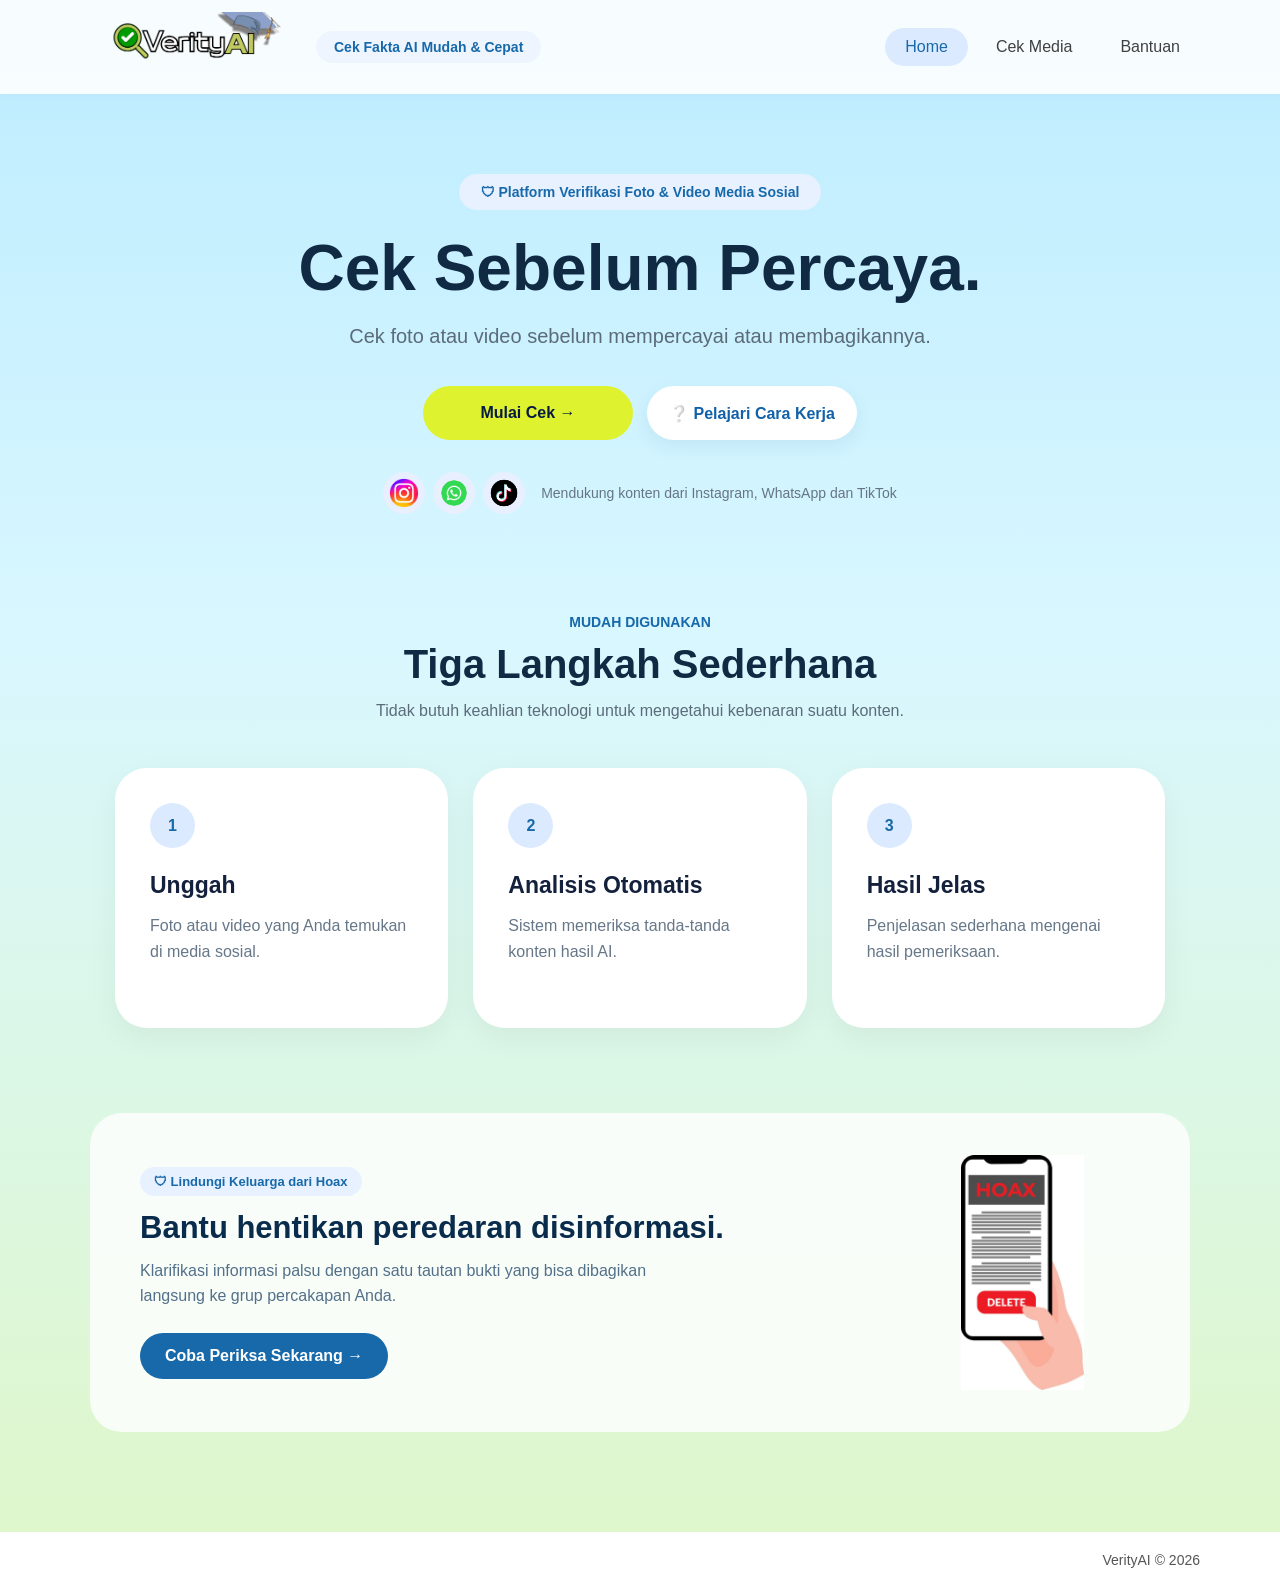
<file: index.html>
<!DOCTYPE html>
<html lang="id">

<head>

    <meta charset="UTF-8">

    <meta
        name="viewport"
        content="width=device-width, initial-scale=1.0"
    >

    <meta
        name="description"
        content="VerityAI membantu pengguna memeriksa indikasi konten foto dan video berbasis AI."
    >

    <title>VerityAI - Cek Sebelum Percaya</title>

    <link
        rel="stylesheet"
        href="css/style.css"
    >

</head>


<body>


    <!-- =================================================
         NAVBAR
    ================================================== -->

    <header class="navbar">

        <div class="nav-left">

            <a
                href="index.html"
                class="logo"
                aria-label="Kembali ke halaman utama VerityAI"
            >

                <img
                    src="assets/images/icons/logo/logo VerityAI.png"
                    alt="Logo VerityAI"
                    class="logo-image"
                >

            </a>


            <div class="tagline">
                Cek Fakta AI Mudah &amp; Cepat
            </div>

        </div>


        <nav aria-label="Navigasi utama">

            <a
                class="active"
                href="index.html"
            >
                Home
            </a>


            <a href="upload.html">
                Cek Media
            </a>


            <a href="bantuan.html">
                Bantuan
            </a>

        </nav>

    </header>



    <!-- =================================================
         MAIN CONTENT
    ================================================== -->

    <main>


        <!-- =================================================
             HERO
        ================================================== -->

        <section class="hero">

            <div class="hero-badge">
                🛡 Platform Verifikasi Foto &amp; Video Media Sosial
            </div>


            <h1>
                Cek Sebelum Percaya.
            </h1>


            <p>
                Cek foto atau video sebelum mempercayai
                atau membagikannya.
            </p>


            <div class="hero-buttons">

                <a
                    href="upload.html"
                    class="primary-btn"
                >
                    Mulai Cek →
                </a>


                <a
                    href="bantuan.html"
                    class="secondary-btn"
                >
                    ❔ Pelajari Cara Kerja
                </a>

            </div>


            <!-- SOCIAL MEDIA -->

            <div class="social-support">

                <div class="social-icons">

                    <span>

                        <img
                            src="assets/images/social/instagram.png"
                            alt="Instagram"
                        >

                    </span>


                    <span class="whatsapp-icon">

                        <img
                            src="assets/images/social/whatsapp.png"
                            alt="WhatsApp"
                        >

                    </span>


                    <span>

                        <img
                            src="assets/images/social/tiktok.png"
                            alt="TikTok"
                        >

                    </span>

                </div>


                <p>
                    Mendukung konten dari Instagram,
                    WhatsApp dan TikTok
                </p>

            </div>

        </section>



        <!-- =================================================
             TIGA LANGKAH
        ================================================== -->

        <section class="steps">

            <div class="section-label">
                MUDAH DIGUNAKAN
            </div>


            <h2>
                Tiga Langkah Sederhana
            </h2>


            <p class="section-desc">
                Tidak butuh keahlian teknologi untuk mengetahui
                kebenaran suatu konten.
            </p>


            <div class="step-container">


                <!-- STEP 1 -->

                <article class="step-card">

                    <div class="number">
                        1
                    </div>


                    <h3>
                        Unggah
                    </h3>


                    <p>
                        Foto atau video yang Anda temukan
                        di media sosial.
                    </p>

                </article>



                <!-- STEP 2 -->

                <article class="step-card">

                    <div class="number">
                        2
                    </div>


                    <h3>
                        Analisis Otomatis
                    </h3>


                    <p>
                        Sistem memeriksa tanda-tanda
                        konten hasil AI.
                    </p>

                </article>



                <!-- STEP 3 -->

                <article class="step-card">

                    <div class="number">
                        3
                    </div>


                    <h3>
                        Hasil Jelas
                    </h3>


                    <p>
                        Penjelasan sederhana mengenai
                        hasil pemeriksaan.
                    </p>

                </article>


            </div>

        </section>



        <!-- =================================================
             CTA + AUTO CAROUSEL
        ================================================== -->

        <section class="cta">


            <!-- TEKS CTA -->

            <div class="cta-content">

                <div class="cta-label">
                    🛡 Lindungi Keluarga dari Hoax
                </div>


                <h2>
                    Bantu hentikan peredaran disinformasi.
                </h2>


                <p>
                    Klarifikasi informasi palsu dengan satu
                    tautan bukti yang bisa dibagikan langsung
                    ke grup percakapan Anda.
                </p>


                <a
                    href="upload.html"
                    class="cta-button"
                >
                    Coba Periksa Sekarang →
                </a>

            </div>



            <!-- =================================================
                 GAMBAR CAROUSEL
                 OTOMATIS BERGANTI
            ================================================== -->

            <div class="cta-image">

                <div
                    class="hoax-carousel"
                    id="hoaxCarousel"
                >

                    <div
                        class="hoax-track"
                        id="hoaxTrack"
                    >


                        <!-- GAMBAR 1 -->

                        <div class="hoax-slide">

                            <img
                                src="assets/images/hoax.png"
                                alt="Ilustrasi berita hoaks di ponsel"
                            >

                        </div>



                        <!-- GAMBAR 2 -->

                        <div class="hoax-slide">

                            <img
                                src="assets/images/hoax-2.png"
                                alt="Ilustrasi berita hoaks pada laptop"
                            >

                        </div>



                        <!-- GAMBAR 3 -->

                        <div class="hoax-slide">

                            <img
                                src="assets/images/hoax-3.png"
                                alt="Ilustrasi dampak hoaks di media sosial"
                            >

                        </div>


                    </div>

                </div>

            </div>


        </section>


    </main>



    <!-- =================================================
         FOOTER
    ================================================== -->

    <footer>

        VerityAI © 2026

    </footer>



    <!-- =================================================
         JAVASCRIPT
    ================================================== -->

    <script src="js/script.js"></script>


</body>

</html>
</file>
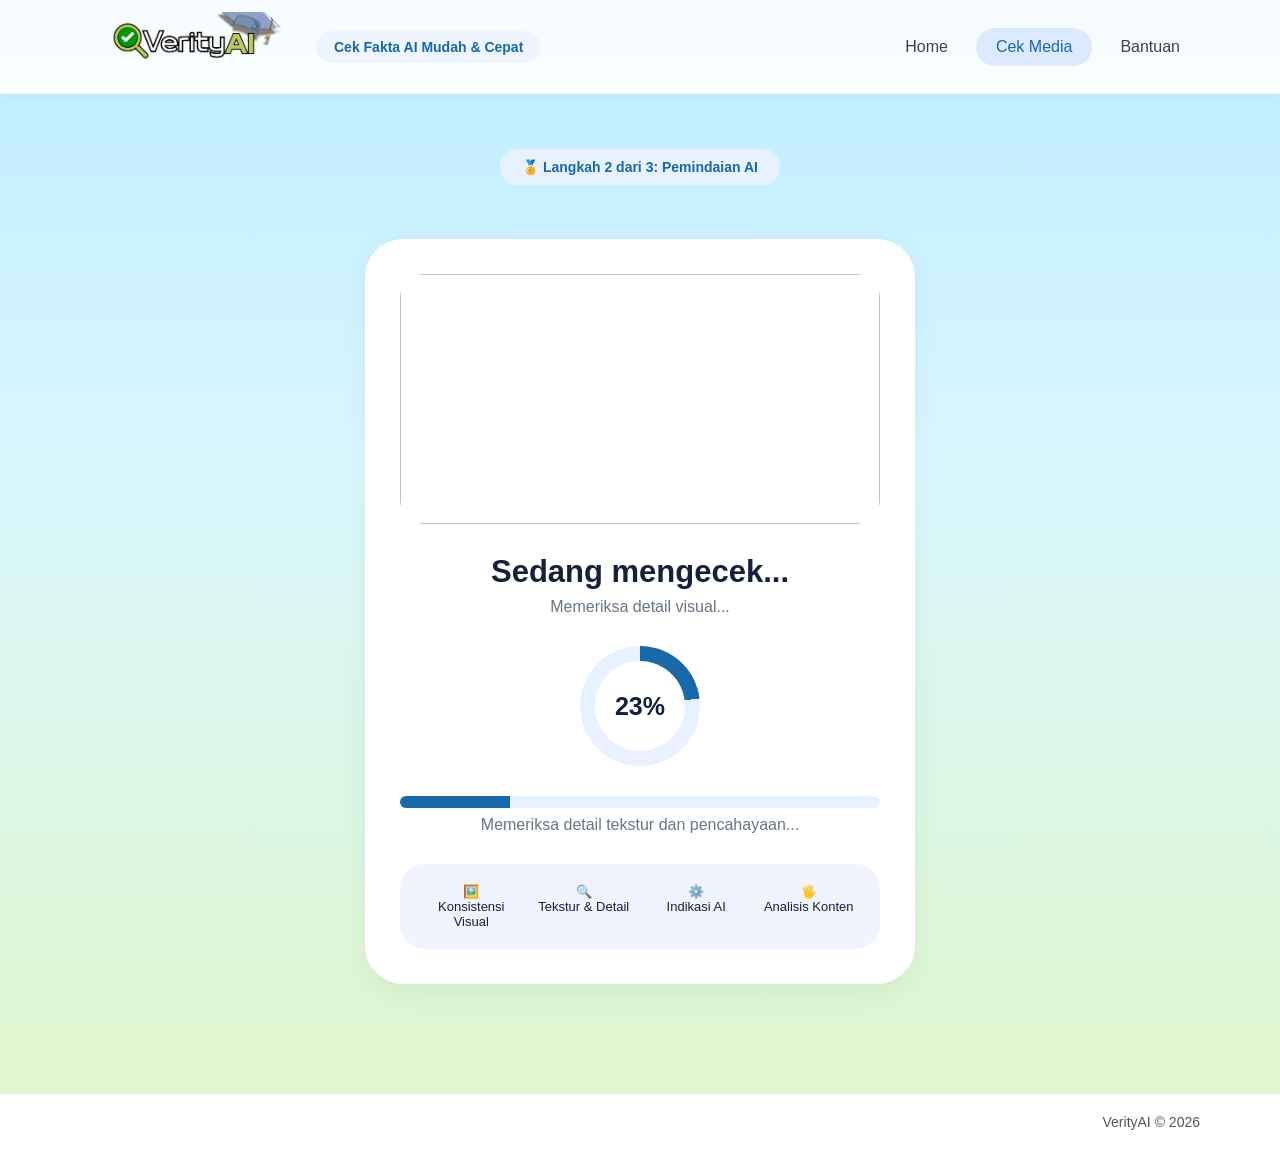
<file: analysis.html>
<!DOCTYPE html>
<html lang="id">

<head>

<meta charset="UTF-8">

<meta name="viewport" content="width=device-width, initial-scale=1.0">

<title>Analisis AI - VerityAI</title>

<link rel="stylesheet" href="css/style.css">

</head>


<body>


<header class="navbar">

    <div class="nav-left">

        <a
                href="analysis.html"
                class="logo"
                aria-label="Kembali ke halaman utama VerityAI"
            >
                <img
                    src="assets/images/icons/logo/logo VerityAI.png"
                    alt="Logo VerityAI"
                    class="logo-image"
                >
            </a>

        <div class="tagline">
            Cek Fakta AI Mudah & Cepat
        </div>

    </div>


    <nav>

        <a href="index.html">
            Home
        </a>

        <a class="active">
            Cek Media
        </a>

        <a>
            Bantuan
        </a>

    </nav>




</header>



<main>


<section class="analysis-page">


<div class="status-badge">
    🏅 Langkah 2 dari 3: Pemindaian AI
</div>



<div class="analysis-card">

<img 
id="previewImage"
class="preview-image"
>



<h1>
    Sedang mengecek...
</h1>


<p id="analysisText">
    Tunggu sebentar, kami sedang menganalisis konten.
</p>



<div class="circle-progress">

    <span id="percent">
        0%
    </span>

</div>



<div class="progress-bar">

    <div 
    class="progress-fill"
    id="progress">
    </div>

</div>



<p id="process-text">
    Memeriksa detail tekstur dan pencahayaan...
</p>



<div class="analysis-check">


<div>
    🖼️
    <br>
    Konsistensi Visual
</div>


<div>
    🔍
    <br>
    Tekstur & Detail
</div>


<div>
    ⚙️
    <br>
    Indikasi AI
</div>


<div>
    🖐️
    <br>
    Analisis Konten
</div>


</div>


</div>


</section>


</main>



<footer>
VerityAI © 2026
</footer>



<script src="js/script.js"></script>


</body>

</html>
</file>
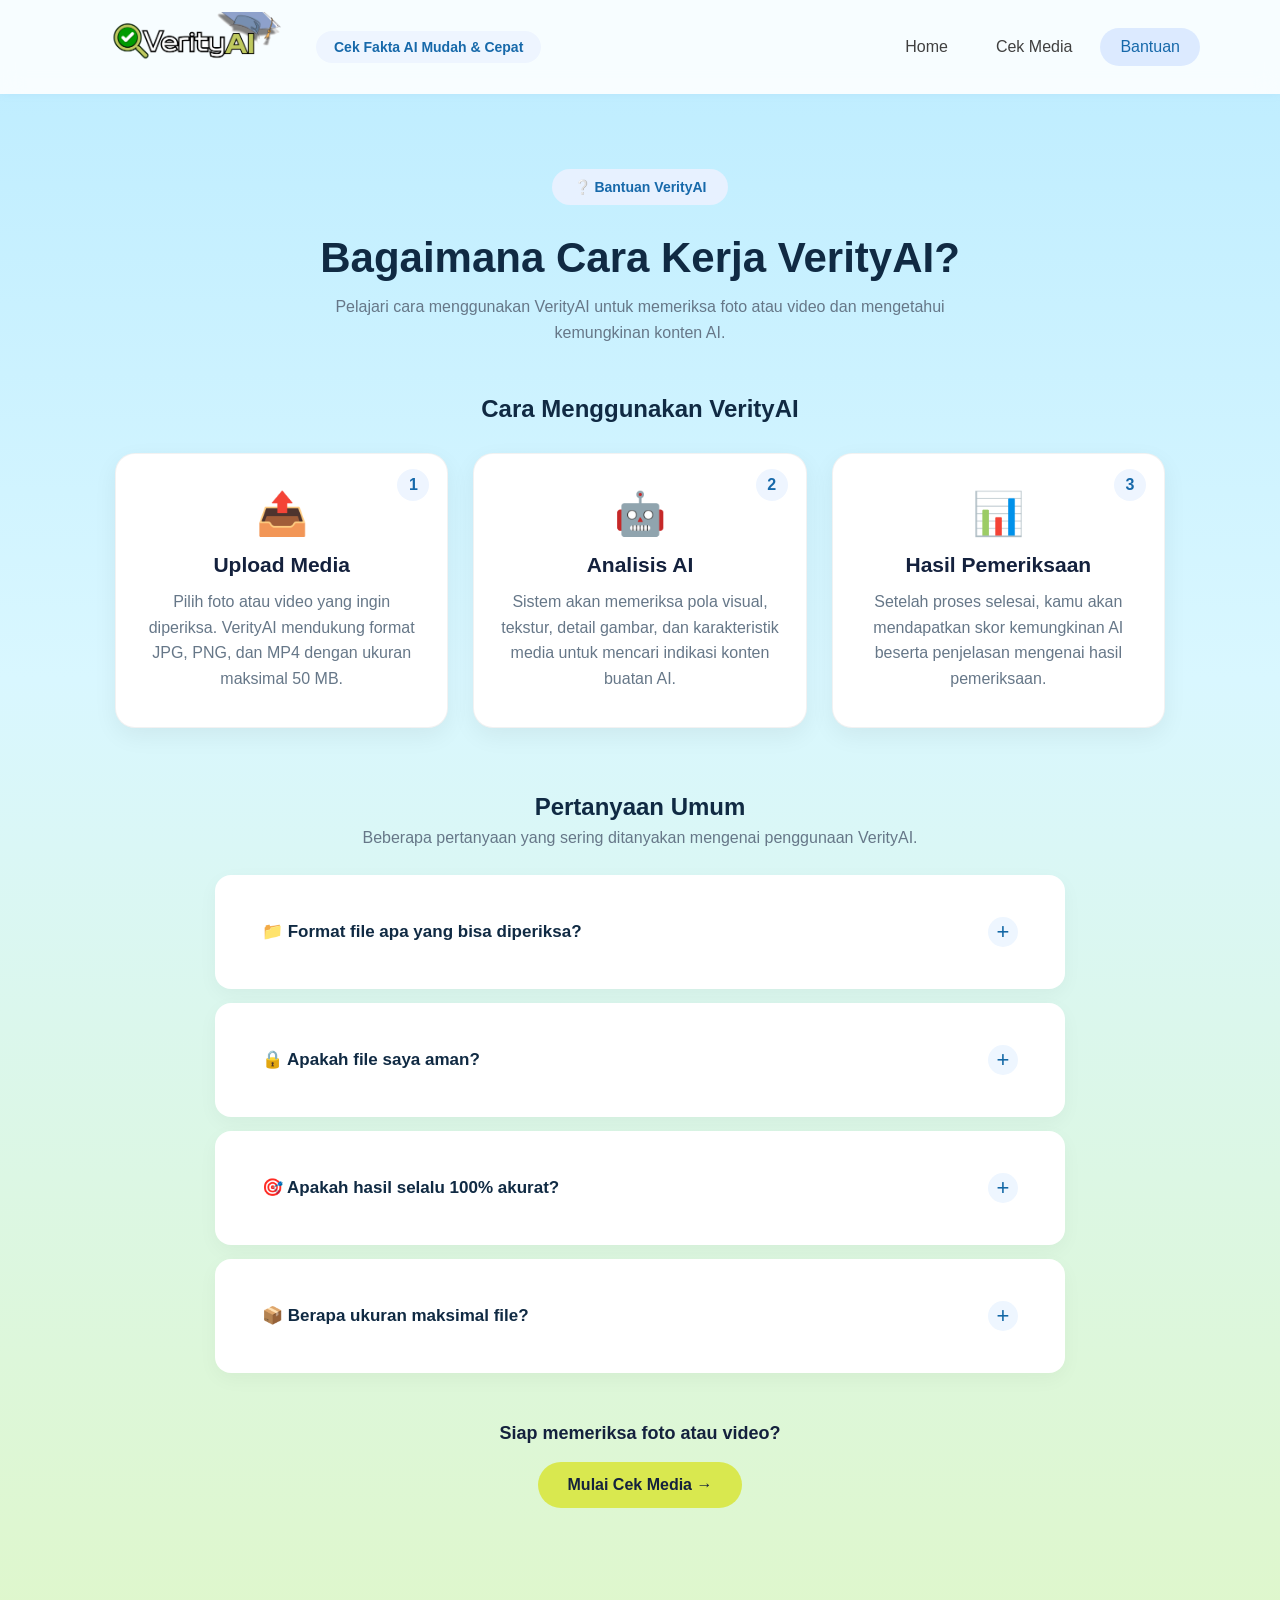
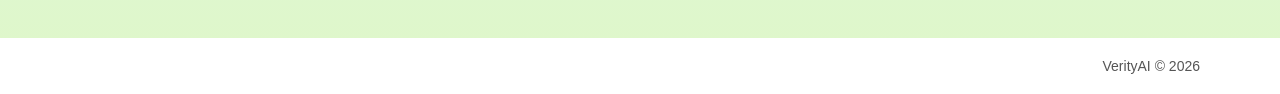
<file: bantuan.html>
<!DOCTYPE html>
<html lang="id">

<head>

    <meta charset="UTF-8">

    <meta
        name="viewport"
        content="width=device-width, initial-scale=1.0"
    >

    <title>Bantuan - VerityAI</title>

    <link
        rel="stylesheet"
        href="css/style.css"
    >

</head>


<body>


    <!-- =================================================
         NAVBAR
    ================================================== -->

    <header class="navbar">

        <div class="nav-left">

            <a
                href="index.html"
                class="logo"
                aria-label="Kembali ke halaman utama VerityAI"
            >

                <img
                    src="assets/images/icons/logo/logo VerityAI.png"
                    alt="Logo VerityAI"
                    class="logo-image"
                >

            </a>


            <div class="tagline">
                Cek Fakta AI Mudah &amp; Cepat
            </div>

        </div>


        <nav aria-label="Navigasi utama">

            <a href="index.html">
                Home
            </a>


            <a href="upload.html">
                Cek Media
            </a>


            <a
                href="bantuan.html"
                class="active"
            >
                Bantuan
            </a>

        </nav>

    </header>



    <!-- =================================================
         MAIN
    ================================================== -->

    <main>

        <section class="help-page">


            <!-- HEADER -->

            <div class="hero-badge help-reveal">

                ❔ Bantuan VerityAI

            </div>


            <h1 class="help-reveal">

                Bagaimana Cara Kerja VerityAI?

            </h1>


            <p class="help-intro help-reveal">

                Pelajari cara menggunakan VerityAI untuk memeriksa
                foto atau video dan mengetahui kemungkinan konten AI.

            </p>



            <!-- =================================================
                 CARA MENGGUNAKAN
            ================================================== -->

            <section class="help-section">

                <h2 class="help-reveal">
                    Cara Menggunakan VerityAI
                </h2>


                <div class="help-container">


                    <!-- CARD 1 -->

                    <div class="help-card help-reveal">

                        <div class="help-number">
                            1
                        </div>


                        <div class="help-icon">
                            📤
                        </div>


                        <h3>
                            Upload Media
                        </h3>


                        <p>
                            Pilih foto atau video yang ingin
                            diperiksa. VerityAI mendukung format
                            JPG, PNG, dan MP4 dengan ukuran
                            maksimal 50 MB.
                        </p>

                    </div>



                    <!-- CARD 2 -->

                    <div class="help-card help-reveal">

                        <div class="help-number">
                            2
                        </div>


                        <div class="help-icon">
                            🤖
                        </div>


                        <h3>
                            Analisis AI
                        </h3>


                        <p>
                            Sistem akan memeriksa pola visual,
                            tekstur, detail gambar, dan karakteristik
                            media untuk mencari indikasi konten
                            buatan AI.
                        </p>

                    </div>



                    <!-- CARD 3 -->

                    <div class="help-card help-reveal">

                        <div class="help-number">
                            3
                        </div>


                        <div class="help-icon">
                            📊
                        </div>


                        <h3>
                            Hasil Pemeriksaan
                        </h3>


                        <p>
                            Setelah proses selesai, kamu akan
                            mendapatkan skor kemungkinan AI
                            beserta penjelasan mengenai hasil
                            pemeriksaan.
                        </p>

                    </div>


                </div>

            </section>



            <!-- =================================================
                 FAQ
            ================================================== -->

            <section class="faq help-reveal">

                <h2>
                    Pertanyaan Umum
                </h2>


                <p class="faq-intro">
                    Beberapa pertanyaan yang sering ditanyakan
                    mengenai penggunaan VerityAI.
                </p>



                <!-- FAQ 1 -->

                <div class="faq-item">

                    <button
                        type="button"
                        class="faq-question"
                        aria-expanded="false"
                    >

                        <span>
                            📁 Format file apa yang bisa diperiksa?
                        </span>

                        <span class="faq-arrow">
                            +
                        </span>

                    </button>


                    <div class="faq-answer">

                        <p>
                            VerityAI mendukung gambar JPG dan PNG,
                            serta video MP4.
                        </p>

                    </div>

                </div>



                <!-- FAQ 2 -->

                <div class="faq-item">

                    <button
                        type="button"
                        class="faq-question"
                        aria-expanded="false"
                    >

                        <span>
                            🔒 Apakah file saya aman?
                        </span>

                        <span class="faq-arrow">
                            +
                        </span>

                    </button>


                    <div class="faq-answer">

                        <p>
                            Media yang dipilih digunakan untuk
                            proses pemeriksaan di dalam aplikasi.
                            Pastikan penggunaan dan penyimpanan
                            file disesuaikan dengan sistem aplikasi
                            yang digunakan.
                        </p>

                    </div>

                </div>



                <!-- FAQ 3 -->

                <div class="faq-item">

                    <button
                        type="button"
                        class="faq-question"
                        aria-expanded="false"
                    >

                        <span>
                            🎯 Apakah hasil selalu 100% akurat?
                        </span>

                        <span class="faq-arrow">
                            +
                        </span>

                    </button>


                    <div class="faq-answer">

                        <p>
                            Tidak. Hasil pemeriksaan merupakan
                            kemungkinan berdasarkan pola dan
                            karakteristik visual yang dianalisis
                            oleh sistem.
                        </p>

                    </div>

                </div>



                <!-- FAQ 4 -->

                <div class="faq-item">

                    <button
                        type="button"
                        class="faq-question"
                        aria-expanded="false"
                    >

                        <span>
                            📦 Berapa ukuran maksimal file?
                        </span>

                        <span class="faq-arrow">
                            +
                        </span>

                    </button>


                    <div class="faq-answer">

                        <p>
                            Ukuran file yang dapat dipilih
                            maksimal 50 MB.
                        </p>

                    </div>

                </div>


            </section>



            <!-- =================================================
                 CTA
            ================================================== -->

            <div class="help-action help-reveal">

                <p>
                    Siap memeriksa foto atau video?
                </p>


                <a
                    href="upload.html"
                    class="primary-btn"
                >
                    Mulai Cek Media →
                </a>

            </div>


        </section>

    </main>



    <!-- =================================================
         FOOTER
    ================================================== -->

    <footer>

        VerityAI © 2026

    </footer>



    <script src="js/script.js"></script>


</body>

</html>
</file>
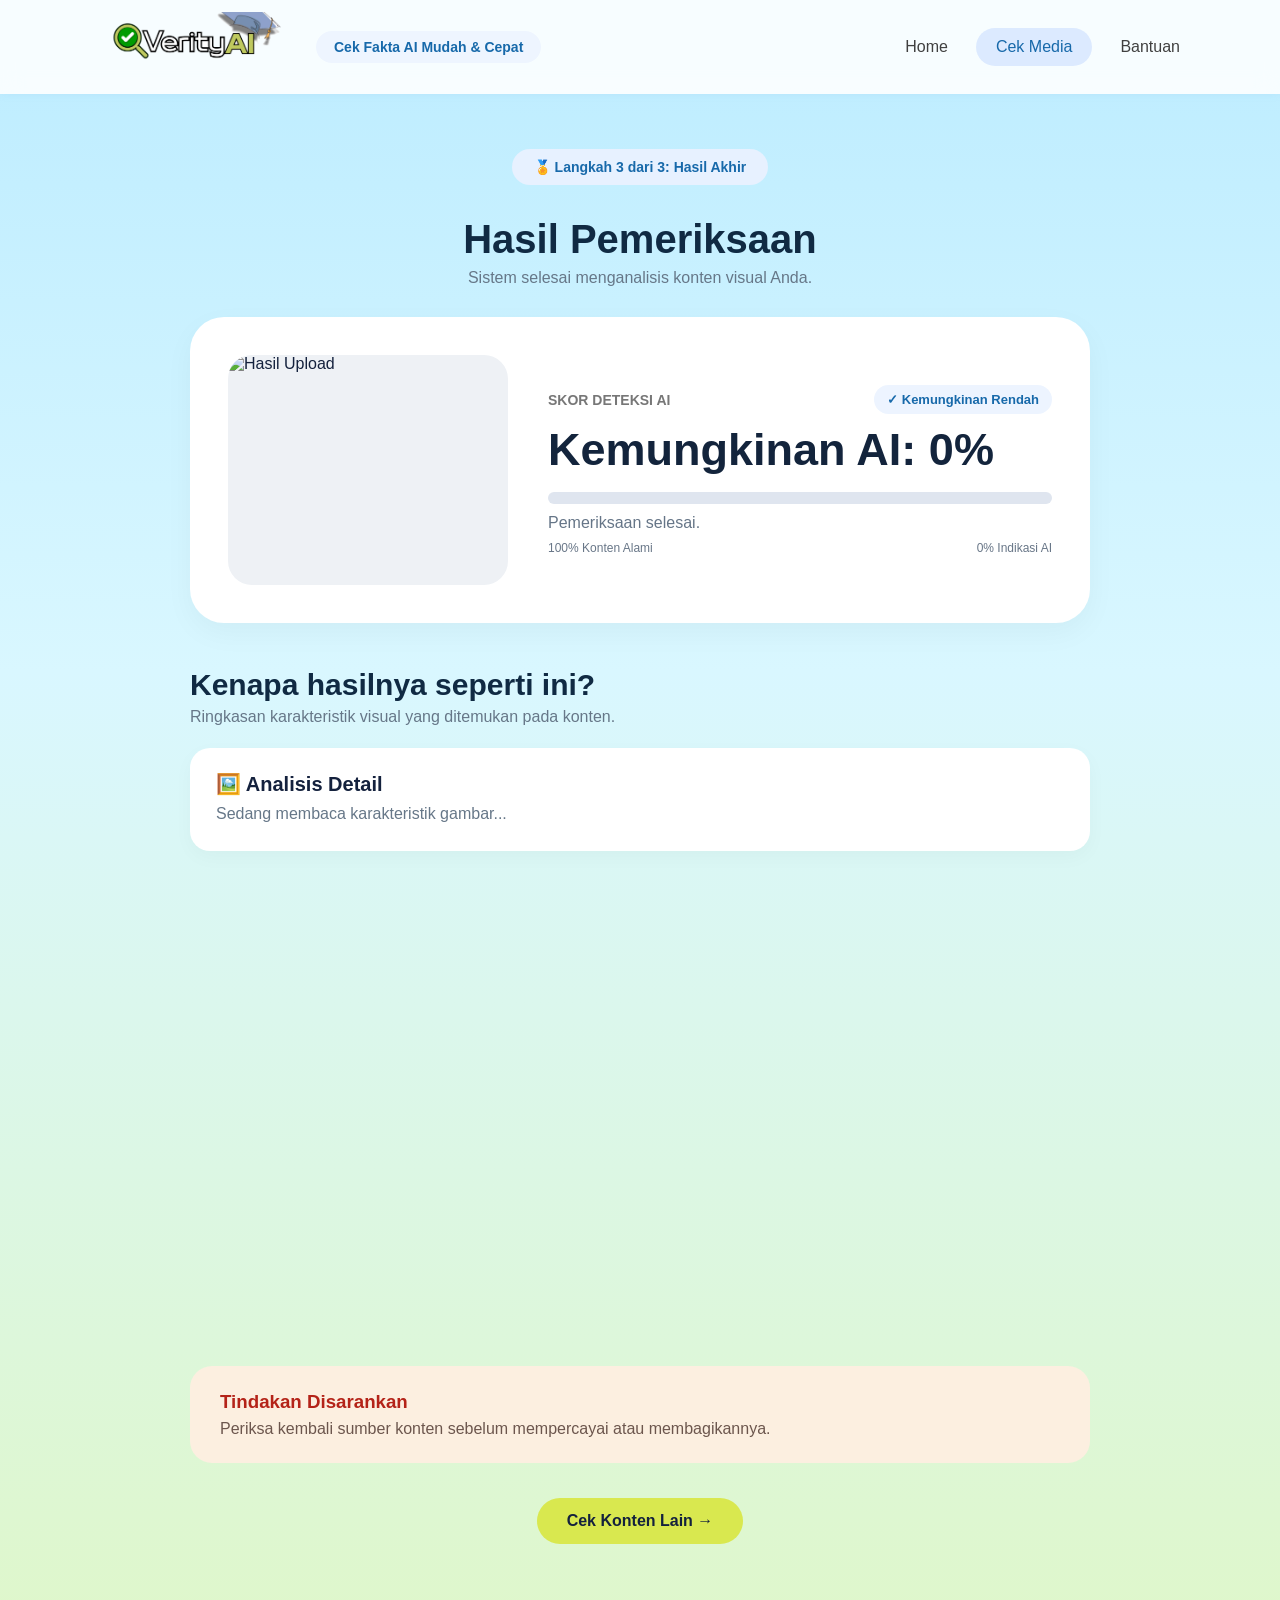
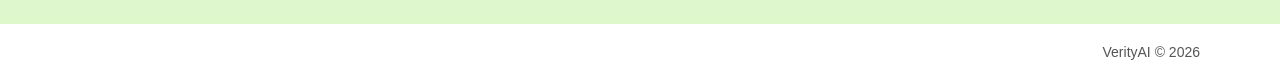
<file: result.html>
<!DOCTYPE html>
<html lang="id">

<head>

    <meta charset="UTF-8">

    <meta
        name="viewport"
        content="width=device-width, initial-scale=1.0"
    >

    <title>Hasil Pemeriksaan - VerityAI</title>

    <link
        rel="stylesheet"
        href="css/style.css"
    >

</head>


<body>


    <!-- =================================================
         NAVBAR
    ================================================== -->

    <header class="navbar">

        <div class="nav-left">

            <!-- LOGO -->
            <a
                href="index.html"
                class="logo"
                aria-label="Kembali ke halaman utama VerityAI"
            >

                <img
                    src="assets/images/icons/logo/logo VerityAI.png"
                    alt="Logo VerityAI"
                    class="logo-image"
                >

            </a>


            <!-- TAGLINE -->
            <div class="tagline">
                Cek Fakta AI Mudah &amp; Cepat
            </div>

        </div>


        <!-- NAVIGASI -->
        <nav aria-label="Navigasi utama">

            <a href="index.html">
                Home
            </a>


            <a
                href="upload.html"
                class="active"
            >
                Cek Media
            </a>


            <a href="bantuan.html">
                Bantuan
            </a>

        </nav>

    </header>



    <!-- =================================================
         MAIN
    ================================================== -->

    <main>

        <section class="result-page">


            <!-- STATUS -->

            <div class="status-badge">
                🏅 Langkah 3 dari 3: Hasil Akhir
            </div>



            <!-- TITLE -->

            <h1>
                Hasil Pemeriksaan
            </h1>


            <p>
                Sistem selesai menganalisis konten visual Anda.
            </p>



            <!-- =================================================
                 RESULT CARD
            ================================================== -->

            <div class="result-card">


                <!-- HASIL GAMBAR -->

                <div class="result-image-box">

                    <img
                        id="resultImage"
                        class="result-image"
                        alt="Hasil Upload"
                    >

                </div>



                <!-- HASIL ANALISIS -->

                <div class="result-content">


                    <div class="result-header">

                        <h3>
                            SKOR DETEKSI AI
                        </h3>


                        <div
                            id="resultBadge"
                            class="result-badge"
                        >
                        </div>

                    </div>



                    <h2>

                        Kemungkinan AI:

                        <span id="score">
                            0%
                        </span>

                    </h2>



                    <!-- PROGRESS BAR -->

                    <div class="result-bar">

                        <div
                            id="resultProgress"
                        >
                        </div>

                    </div>



                    <!-- STATUS HASIL -->

                    <p id="resultStatus">
                        Menganalisis hasil...
                    </p>



                    <!-- SKALA -->

                    <div class="scale">

                        <span id="naturalScore">
                            0% Konten Alami
                        </span>


                        <span id="aiScoreText">
                            100% Indikasi AI
                        </span>

                    </div>


                </div>

            </div>



            <!-- =================================================
                 FAKTOR HASIL
            ================================================== -->

            <div class="factor-section">


                <h2>
                    Kenapa hasilnya seperti ini?
                </h2>


                <p>
                    Ringkasan karakteristik visual yang ditemukan
                    pada konten.
                </p>



                <div class="factor-container">


                    <!-- FAKTOR 1 -->

                    <div class="factor-card">

                        <h3 id="factorTitle1">
                            🖼️ Analisis Detail
                        </h3>


                        <p id="factorText1">
                            Sedang membaca karakteristik gambar...
                        </p>

                    </div>



                    <!-- FAKTOR 2 -->

                    <div class="factor-card">

                        <h3 id="factorTitle2">
                            💡 Analisis Pencahayaan
                        </h3>


                        <p id="factorText2">
                            Sedang membaca karakteristik gambar...
                        </p>

                    </div>



                    <!-- FAKTOR 3 -->

                    <div class="factor-card">

                        <h3 id="factorTitle3">
                            🖼️ Analisis Tekstur
                        </h3>


                        <p id="factorText3">
                            Sedang membaca karakteristik gambar...
                        </p>

                    </div>



                    <!-- FAKTOR 4 -->

                    <div class="factor-card">

                        <h3>
                            🔍 Pola Visual
                        </h3>


                        <p>
                            Analisis struktur pixel dan detail
                            visual yang terlihat.
                        </p>

                    </div>



                    <!-- FAKTOR 5 -->

                    <div class="factor-card">

                        <h3>
                            ⚙️ Konsistensi Konten
                        </h3>


                        <p>
                            Pemeriksaan kesesuaian elemen visual
                            pada media.
                        </p>

                    </div>


                </div>

            </div>



            <!-- =================================================
                 WARNING
            ================================================== -->

            <div class="warning-box">

                <h3>
                    Tindakan Disarankan
                </h3>


                <p>
                    Periksa kembali sumber konten sebelum
                    mempercayai atau membagikannya.
                </p>

            </div>



            <!-- =================================================
                 BUTTON
            ================================================== -->

            <a
                href="upload.html"
                class="primary-btn"
            >
                Cek Konten Lain →
            </a>


        </section>

    </main>



    <!-- =================================================
         FOOTER
    ================================================== -->

    <footer>

        VerityAI © 2026

    </footer>



    <!-- =================================================
         JAVASCRIPT
    ================================================== -->

    <script src="js/script.js"></script>


</body>

</html>
</file>
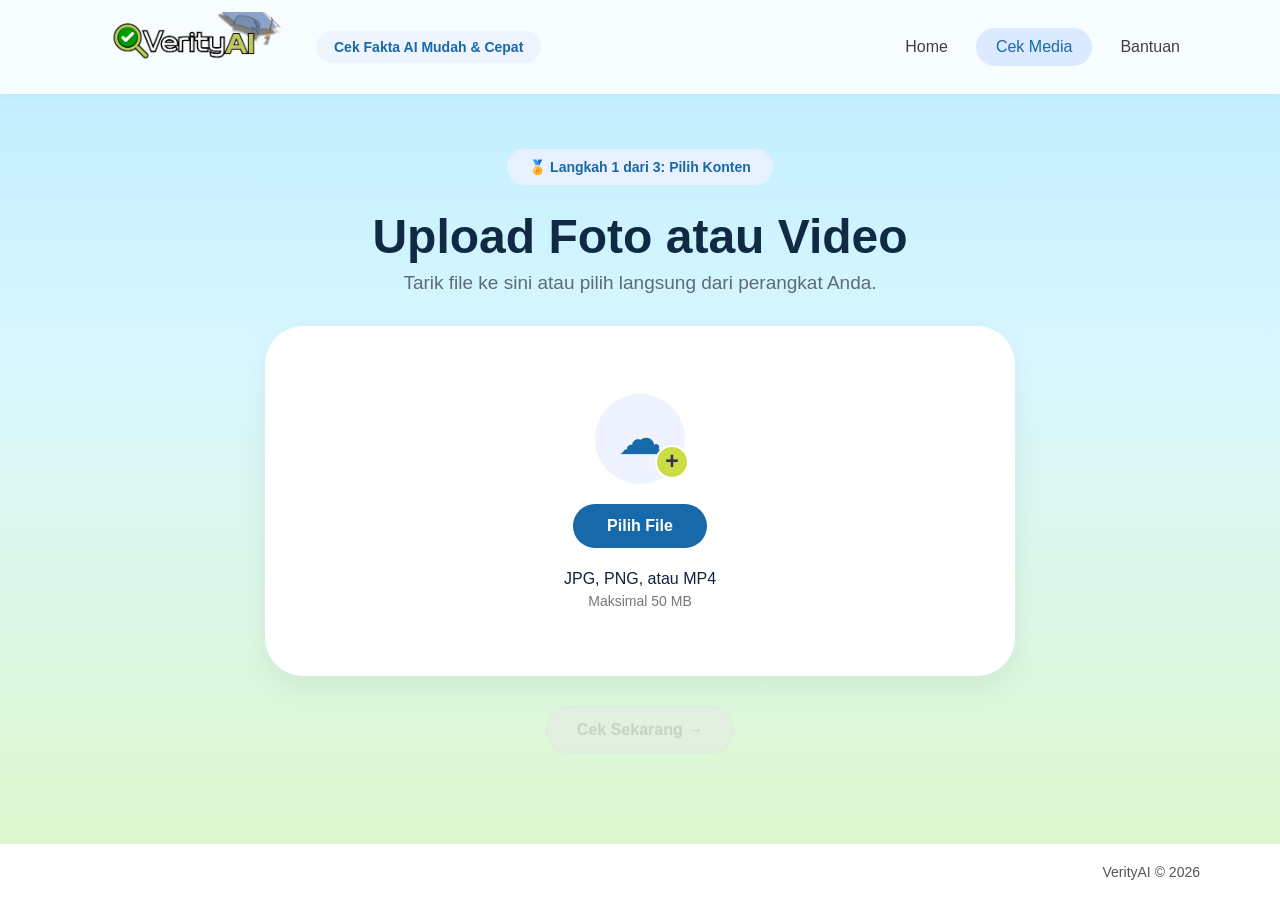
<file: upload.html>
<!DOCTYPE html>
<html lang="id">

<head>

    <meta charset="UTF-8">

    <meta name="viewport" content="width=device-width, initial-scale=1.0">

    <title>Upload Media - VerityAI</title>

    <link rel="stylesheet" href="css/style.css">

</head>


<body>


<!-- =========================
     NAVBAR
========================= -->

<header class="navbar">

    <div class="nav-left">

        <!-- LOGO -->
            <a
    href="index.html"
    class="logo"
    aria-label="Kembali ke halaman utama VerityAI"
>
                <img
                    src="assets/images/icons/logo/logo VerityAI.png"
                    alt="Logo VerityAI"
                    class="logo-image"
                >
            </a>

        <div class="tagline">
            Cek Fakta AI Mudah & Cepat
        </div>

    </div>


    <nav>

        <a href="index.html">
            Home
        </a>

        <a href="upload.html" class="active">
            Cek Media
        </a>

        <a href="bantuan.html">
            Bantuan
        </a>

    </nav>


</header>



<!-- =========================
     MAIN
========================= -->

<main>


    <section class="upload-page">


        <!-- STEP BADGE -->

        <div class="hero-badge">

            🏅 Langkah 1 dari 3: Pilih Konten

        </div>



        <!-- TITLE -->

        <h1>
            Upload Foto atau Video
        </h1>


        <p>
            Tarik file ke sini atau pilih langsung dari perangkat Anda.
        </p>



        <!-- =========================
             UPLOAD BOX
        ========================= -->

        <div class="upload-box">


            <!-- ICON -->

            <div class="upload-icon">

                <div class="cloud-circle">
                    ☁
                </div>

                <div class="plus-icon">
                    +
                </div>

            </div>



            <!-- FILE INPUT -->

            <input
                type="file"
                id="fileInput"
                accept="image/png,image/jpeg,video/mp4"
            >



            <!-- PILIH FILE -->

            <button
                type="button"
                id="chooseButton"
                class="choose-btn"
                onclick="chooseFile()"
            >
                Pilih File
            </button>



            <!-- PREVIEW FOTO / VIDEO -->

            <div id="previewContainer"></div>



            <!-- NAMA FILE -->

            <p id="fileName"></p>



            <!-- FORMAT -->

            <p>
                JPG, PNG, atau MP4
            </p>


            <span>
                Maksimal 50 MB
            </span>


        </div>



        <!-- =========================
             BUTTON CEK
        ========================= -->

       <button
    type="button"
    id="checkButton"
    class="primary-btn"
    disabled
>
    Cek Sekarang →
</button>


    </section>


</main>



<!-- =========================
     FOOTER
========================= -->

<footer>

    VerityAI © 2026

</footer>



<script src="js/script.js"></script>


</body>

</html>
</file>
<file: css/style.css>
/* =====================================================
   VERITYAI - STYLE.CSS
===================================================== */


/* =====================================================
   RESET & GLOBAL
===================================================== */

* {
    margin: 0;
    padding: 0;
    box-sizing: border-box;
}


html {
    scroll-behavior: smooth;
}


body {
    min-height: 100vh;

    display: flex;
    flex-direction: column;

    font-family: "Inter", Arial, sans-serif;

    background:
        linear-gradient(
            180deg,
            #bcecff 0%,
            #d9f7ff 40%,
            #dff7c8 100%
        );

    color: #14213d;
}


main {
    flex: 1;

    width: 100%;

    padding: 55px 20px 80px;
}


img,
video {
    max-width: 100%;
}


/* =====================================================
   NAVBAR
===================================================== */

.navbar {
    position: relative;
    z-index: 100;

    display: flex;
    align-items: center;
    justify-content: space-between;

    gap: 30px;

    padding: 12px 80px;

    background: rgba(255, 255, 255, 0.88);

    backdrop-filter: blur(10px);

    box-shadow:
        0 1px 8px rgba(87, 152, 215, 0.08);
}


/* =====================================================
   NAVBAR LEFT
===================================================== */

.nav-left {
    display: flex;
    align-items: center;

    gap: 16px;

    min-width: 0;
}


/* =====================================================
   LOGO IMAGE
===================================================== */

.logo {
    width: 220px;
    height: 70px;

    display: flex;
    align-items: center;
    justify-content: center;

    flex-shrink: 0;

    text-decoration: none;
}


.logo-image {
    width: 100%;
    height: 100%;

    display: block;

    object-fit: cover;
}


/* =====================================================
   TAGLINE
===================================================== */

.tagline {
    padding: 8px 18px;

    background: #eef5ff;

    border-radius: 20px;

    color: #1769aa;

    font-size: 14px;
    font-weight: 600;

    white-space: nowrap;
}


/* =====================================================
   NAVIGATION
===================================================== */

nav {
    display: flex;
    align-items: center;

    gap: 8px;
}


nav a {
    padding: 10px 20px;

    border-radius: 25px;

    color: #404040;

    font-weight: 500;

    text-decoration: none;

    transition:
        background 0.2s ease,
        color 0.2s ease,
        transform 0.2s ease;
}


nav a:hover {
    background: #edf4ff;

    color: #1769aa;
}


nav a.active {
    background: #dceaff;

    color: #1769aa;
}


/* =====================================================
   PROFILE ICON
===================================================== */

.profile {
    width: 38px;
    height: 38px;

    flex-shrink: 0;

    display: flex;
    align-items: center;
    justify-content: center;

    border-radius: 50%;

    background: #d9e84f;

    color: #102a43;
}


/* =====================================================
   BUTTON UMUM
===================================================== */

.primary-btn,
.secondary-btn,
.cta-button,
.choose-btn {
    border: none;

    font-family: inherit;
    font-weight: 600;

    text-decoration: none;

    cursor: pointer;

    transition:
        transform 0.2s ease,
        opacity 0.2s ease,
        box-shadow 0.2s ease;
}


.primary-btn:hover,
.secondary-btn:hover,
.cta-button:hover,
.choose-btn:hover {
    transform: translateY(-2px);
}


.primary-btn {
    display: inline-flex;

    align-items: center;
    justify-content: center;

    padding: 14px 30px;

    border-radius: 30px;

    background: #d9e84f;

    color: #14213d;

    font-size: 16px;
}


.primary-btn:disabled {
    opacity: 0.45;

    cursor: not-allowed;

    transform: none;
}


/* =====================================================
   HOME - HERO
===================================================== */

.hero {
    max-width: 950px;

    margin: 0 auto;

    padding-top: 25px;

    text-align: center;
}


.hero-badge,
.status-badge {
    display: inline-flex;

    align-items: center;
    justify-content: center;

    margin-bottom: 24px;

    padding: 10px 22px;

    border-radius: 30px;

    background: #e7f1ff;

    color: #1769aa;

    font-size: 14px;
    font-weight: 600;
}


.hero h1 {
    margin-bottom: 18px;

    color: #102a43;

    font-size: clamp(42px, 6vw, 64px);
    font-weight: 800;

    line-height: 1.08;
}


.hero > p {
    max-width: 700px;

    margin: 0 auto;

    color: #5b6b7a;

    font-size: 20px;

    line-height: 1.55;
}


/* =====================================================
   HERO BUTTON
===================================================== */

.hero-buttons {
    display: flex;

    flex-direction: row;

    align-items: center;
    justify-content: center;

    gap: 14px;

    margin-top: 34px;
}


.hero-buttons .primary-btn,
.hero-buttons .secondary-btn {
    width: 210px;
    height: 54px;

    padding: 0 18px;

    display: inline-flex;

    align-items: center;
    justify-content: center;

    border-radius: 30px;

    font-size: 16px;
    font-weight: 700;

    white-space: nowrap;
}


.hero-buttons .primary-btn {
    background: #dff22f;

    color: #071b41;
}


.hero-buttons .secondary-btn {
    background: #ffffff;

    color: #1261a8;

    box-shadow:
        0 6px 18px rgba(24, 74, 120, 0.08);
}


/* =====================================================
   SOCIAL MEDIA
===================================================== */

.social-support {
    display: flex;

    align-items: center;
    justify-content: center;

    gap: 16px;

    margin-top: 32px;
}


.social-icons {
    display: flex;

    align-items: center;

    gap: 8px;
}


.social-icons span {
    width: 42px;
    height: 42px;

    display: flex;

    align-items: center;
    justify-content: center;

    overflow: hidden;

    border-radius: 50%;

    background: #e8efff;
}


.social-icons img {
    width: 36px;
    height: 36px;

    display: block;

    object-fit: contain;
}


.social-icons .whatsapp-icon img {
    width: 42px;
    height: 42px;
}


.social-support p {
    margin: 0;

    color: #657587;

    font-size: 14px;
}


/* =====================================================
   THREE STEPS
===================================================== */

.steps {
    max-width: 1050px;

    margin: 100px auto 0;

    text-align: center;
}


.section-label {
    margin-bottom: 12px;

    color: #1769aa;

    font-size: 14px;
    font-weight: 700;
}


.steps h2 {
    margin-bottom: 12px;

    color: #102a43;

    font-size: 40px;
}


.section-desc {
    margin-bottom: 45px;

    color: #5b6b7a;

    line-height: 1.5;
}


/* GRID */

.step-container {
    display: grid;

    grid-template-columns:
        repeat(3, minmax(0, 1fr));

    gap: 25px;
}


.step-card {
    min-height: 260px;

    padding: 35px;

    background: white;

    border-radius: 32px;

    text-align: left;

    box-shadow:
        0 10px 30px rgba(0, 0, 0, 0.05);
}


.number {
    width: 45px;
    height: 45px;

    display: flex;

    align-items: center;
    justify-content: center;

    margin-bottom: 24px;

    border-radius: 50%;

    background: #dceaff;

    color: #1769aa;

    font-weight: 700;
}


.step-card h3 {
    margin-bottom: 14px;

    font-size: 23px;
}


.step-card p {
    color: #667788;

    line-height: 1.6;
}


/* =====================================================
   CTA HOME
===================================================== */

.cta {
    width: min(100%, 1100px);

    margin: 85px auto 20px;

    padding: 42px 50px;

    display: flex;

    align-items: center;
    justify-content: space-between;

    gap: 45px;

    background: rgba(255, 255, 255, 0.82);

    border-radius: 32px;
}


.cta-content {
    flex: 1;

    text-align: left;
}


.cta-label {
    display: inline-flex;

    margin-bottom: 14px;

    padding: 7px 14px;

    border-radius: 20px;

    background: #e7f1ff;

    color: #1769aa;

    font-size: 13px;
    font-weight: 700;
}


.cta-content h2 {
    margin-bottom: 12px;

    color: #092b4c;

    font-size: 31px;
}


.cta-content p {
    max-width: 550px;

    margin-bottom: 24px;

    color: #52708a;

    font-size: 16px;

    line-height: 1.6;
}


.cta-button {
    display: inline-flex;

    align-items: center;
    justify-content: center;

    padding: 14px 25px;

    border-radius: 30px;

    background: #1769aa;

    color: white;
}


.cta-image {
    width: 235px;
    height: 235px;

    flex-shrink: 0;

    display: flex;

    align-items: center;
    justify-content: center;
}


.cta-image img {
    width: 100%;
    height: 100%;

    display: block;

    object-fit: contain;
}


/* =====================================================
   UPLOAD PAGE
===================================================== */

.upload-page {
    width: 100%;

    display: flex;

    flex-direction: column;

    align-items: center;

    text-align: center;
}


.upload-page h1 {
    margin-bottom: 8px;

    color: #102a43;

    font-size:
        clamp(36px, 5vw, 48px);
}


.upload-page > p {
    margin-bottom: 32px;

    color: #5b6b7a;

    font-size: 19px;
}


.upload-box {
    width: min(100%, 750px);

    min-height: 350px;

    padding: 38px 25px;

    display: flex;

    flex-direction: column;

    align-items: center;
    justify-content: center;

    background: white;

    border-radius: 38px;

    box-shadow:
        0 10px 30px rgba(0, 0, 0, 0.06);

    transition: 0.3s ease;
}


.upload-icon {
    position: relative;

    width: 90px;
    height: 90px;

    margin-bottom: 20px;
}


.cloud-circle {
    width: 90px;
    height: 90px;

    display: flex;

    align-items: center;
    justify-content: center;

    border-radius: 50%;

    background: #eef3ff;

    color: #1769aa;

    font-size: 45px;
}


.plus-icon {
    position: absolute;

    right: -4px;
    bottom: 5px;

    width: 34px;
    height: 34px;

    display: flex;

    align-items: center;
    justify-content: center;

    border: 2px solid white;

    border-radius: 50%;

    background: #cbdc45;

    color: #334;

    font-size: 23px;
    font-weight: 600;
}


.choose-btn {
    padding: 13px 34px;

    border-radius: 28px;

    background: #1769aa;

    color: white;

    font-size: 16px;
}


.upload-box > p {
    margin-top: 10px;

    font-size: 16px;
}


.upload-box > span {
    margin-top: 5px;

    color: #777;

    font-size: 14px;
}


/* =====================================================
   BUTTON CEK SEKARANG
===================================================== */

.upload-page #checkButton {
    width: max-content;

    display: flex !important;

    align-items: center;
    justify-content: center;

    align-self: center !important;

    margin:
        30px auto 0 !important;

    padding: 14px 30px;

    border: none;

    border-radius: 30px;

    background: #dff22f;

    color: #14213d;

    font-size: 16px;
    font-weight: 700;

    cursor: pointer;

    transition:
        transform 0.25s ease,
        box-shadow 0.25s ease,
        opacity 0.25s ease,
        filter 0.25s ease;
}


/* NORMAL SAAT SUDAH BISA DIPAKAI */

.upload-page #checkButton:not(:disabled) {
    opacity: 1;

    filter: none;

    cursor: pointer;
}


/* HOVER HANYA SAAT AKTIF */

.upload-page #checkButton:hover:not(:disabled) {
    transform: translateY(-2px);

    box-shadow:
        0 6px 16px rgba(0, 0, 0, 0.12);
}


/* =====================================================
   DISABLED
   SAAT BELUM PILIH FOTO / VIDEO
===================================================== */

.upload-page 
#checkButton:disabled {
    opacity: 0.25;

    filter: grayscale(0.35);

    cursor: not-allowed;

    pointer-events: none;

    transform: none;

    box-shadow: none;
}


/* =====================================================
   FILE INPUT
===================================================== */

#fileInput,
input[type="file"] {
    display: none;
}


#fileName {
    margin-top: 12px;

    color: #1769aa;

    font-weight: 600;
}


.free-limit {
    margin-top:
        10px !important;

    color:
        #667788 !important;

    font-size:
        14px !important;
}


/* =====================================================
   PREVIEW UPLOAD
===================================================== */

#previewContainer {
    position: relative;

    display: inline-block;

    margin-top: 15px;
}


#previewContainer:empty {
    margin-top: 0;
}


.preview-wrapper {
    position: relative;

    display: inline-block;
}


.preview-media,
#previewContainer img {
    width: 220px;
    height: 160px;

    display: block;

    object-fit: cover;

    border-radius: 20px;
}


#previewContainer video {
    width: 250px;

    max-height: 200px;

    display: block;

    object-fit: cover;

    border-radius: 20px;
}


.remove-btn {
    position: absolute;

    top: -9px;
    left: -9px;

    z-index: 10;

    width: 28px;
    height: 28px;

    padding: 0;

    display: flex;

    align-items: center;
    justify-content: center;

    border: none;

    border-radius: 6px;

    background: #d62828;

    color: white;

    font-size: 18px;
    font-weight: 700;

    cursor: pointer;
}


.remove-btn:hover {
    background: #b71c1c;
}


/* =====================================================
   ANALYSIS PAGE
===================================================== */

.analysis-page {
    width: 100%;

    text-align: center;
}


.analysis-card {
    width: min(100%, 550px);

    margin: 30px auto;

    padding: 35px;

    background: white;

    border-radius: 38px;

    box-shadow:
        0 10px 30px rgba(0, 0, 0, 0.05);
}


.preview-image {
    width: 100%;
    height: 250px;

    object-fit: cover;

    border-radius: 24px;
}


.analysis-card h1 {
    margin-top: 26px;

    font-size: 31px;
}


.analysis-card p {
    margin-top: 8px;

    color: #667788;
}


/* =====================================================
   CIRCLE PROGRESS
===================================================== */

.circle-progress {
    width: 120px;
    height: 120px;

    margin: 30px auto;

    display: flex;

    align-items: center;
    justify-content: center;

    border-radius: 50%;

    background:
        conic-gradient(
            #1769aa 0deg,
            #1769aa 0deg,
            #e7f1ff 0deg
        );
}


.circle-progress span {
    width: 90px;
    height: 90px;

    display: flex;

    align-items: center;
    justify-content: center;

    border-radius: 50%;

    background: white;

    font-size: 25px;
    font-weight: 700;
}


/* =====================================================
   PROGRESS BAR
===================================================== */

.progress-bar {
    width: 100%;
    height: 12px;

    overflow: hidden;

    border-radius: 20px;

    background: #e7f1ff;
}


.progress-fill {
    width: 0%;
    height: 100%;

    background: #1769aa;

    transition:
        width 0.08s linear;
}


/* =====================================================
   ANALYSIS CHECK
===================================================== */

.analysis-check {
    display: grid;

    grid-template-columns:
        repeat(4, 1fr);

    gap: 10px;

    margin-top: 30px;

    padding: 20px;

    border-radius: 24px;

    background: #f1f4ff;

    font-size: 13px;
}


/* =====================================================
   RESULT PAGE
===================================================== */

.result-page {
    width: 100%;

    text-align: center;
}


.result-page > h1 {
    margin-top: 8px;

    color: #102a43;

    font-size: 40px;
}


.result-page > p {
    margin-top: 7px;

    color: #667788;
}


.result-card {
    width: min(100%, 900px);

    margin:
        30px auto 45px;

    padding: 38px;

    display: flex;

    align-items: center;

    gap: 40px;

    border-radius: 34px;

    background: white;

    text-align: left;

    box-shadow:
        0 10px 30px rgba(0, 0, 0, 0.04);
}


.result-image-box {
    width: 280px;
    height: 230px;

    flex-shrink: 0;

    overflow: hidden;

    border-radius: 24px;

    background: #eef1f5;
}


.result-image {
    width: 100%;
    height: 100%;

    object-fit: cover;
}


.result-content {
    flex: 1;

    min-width: 0;
}


.result-header {
    display: flex;

    align-items: center;
    justify-content: space-between;

    gap: 15px;

    flex-wrap: wrap;
}


.result-content h3 {
    color: #777;

    font-size: 14px;
}


.result-content h2 {
    margin:
        10px 0 16px;

    color: #13243c;

    font-size:
        clamp(34px, 5vw, 45px);
}


.result-badge {
    padding: 7px 13px;

    border-radius: 18px;

    background: #edf4ff;

    color: #1769aa;

    font-size: 13px;
    font-weight: 700;
}


.result-bar {
    width: 100%;
    height: 12px;

    overflow: hidden;

    border-radius: 20px;

    background: #dfe5ef;
}


#resultProgress {
    width: 0%;
    height: 100%;

    border-radius: inherit;

    background: #b9d92c;

    transition:
        width 0.8s ease;
}


#resultStatus {
    margin-top: 10px;

    color: #657587;
}


.scale {
    display: flex;

    justify-content: space-between;

    gap: 10px;

    margin-top: 9px;

    color: #687687;

    font-size: 12px;
}


/* =====================================================
   RESULT FACTORS
===================================================== */

.factor-section {
    width: min(100%, 900px);

    margin:
        0 auto 40px;

    text-align: left;
}


.factor-section > h2 {
    margin-bottom: 6px;

    color: #102a43;

    font-size: 30px;
}


.factor-section > p {
    margin-bottom: 22px;

    color: #667788;
}


.factor-container {
    display: flex;

    flex-direction: column;

    gap: 16px;
}


.factor-card {
    padding: 24px 26px;

    border-radius: 20px;

    background: white;

    text-align: left;

    box-shadow:
        0 6px 20px rgba(0, 0, 0, 0.03);

    /*
       SCROLL REVEAL
    */

    opacity: 0;

    transform:
        translateY(42px);

    transition:
        opacity 0.9s ease,
        transform 0.9s ease;
}


.factor-card.show {
    opacity: 1;

    transform:
        translateY(0);
}


.factor-card h3 {
    margin-bottom: 6px;

    color: #14213d;

    font-size: 20px;
}


.factor-card p {
    color: #667788;

    line-height: 1.55;
}


.warning-box {
    width: min(100%, 900px);

    margin:
        35px auto;

    padding:
        25px 30px;

    border-radius: 22px;

    background:
        rgba(255, 239, 226, 0.9);

    text-align: left;
}


.warning-box h3 {
    margin-bottom: 7px;

    color: #b42318;
}


.warning-box p {
    color: #6c564d;
}


/* =====================================================
   HELP PAGE
===================================================== */

.help-page {
    max-width: 1100px;

    margin: 0 auto;

    padding:
        20px 25px 50px;

    text-align: center;
}


.help-page h1 {
    margin-top: 5px;

    margin-bottom: 12px;

    color: #102a43;

    font-size: 42px;
}


.help-intro {
    max-width: 700px;

    margin:
        0 auto 50px;

    color: #667788;

    line-height: 1.6;
}


.help-section {
    margin-bottom: 65px;
}


.help-section > h2 {
    margin-bottom: 30px;

    color: #102a43;
}


.help-container {
    display: grid;

    grid-template-columns:
        repeat(3, minmax(0, 1fr));

    gap: 25px;
}


.help-card {
    position: relative;

    padding:
        35px 25px;

    border:
        1px solid rgba(0, 0, 0, 0.05);

    border-radius: 20px;

    background: white;

    box-shadow:
        0 8px 25px rgba(0, 0, 0, 0.06);

    transition:
        transform 0.2s ease;
}


.help-card:hover {
    transform:
        translateY(-5px);
}


.help-number {
    position: absolute;

    top: 15px;
    right: 18px;

    width: 32px;
    height: 32px;

    display: flex;

    align-items: center;
    justify-content: center;

    border-radius: 50%;

    background: #eef5ff;

    color: #1769aa;

    font-weight: 700;
}


.help-icon {
    margin-bottom: 15px;

    font-size: 42px;
}


.help-card h3 {
    margin-bottom: 12px;

    font-size: 21px;
}


.help-card p {
    margin: 0;

    color: #667788;

    line-height: 1.6;
}


/* =====================================================
   FAQ
===================================================== */

.faq {
    max-width: 850px;

    margin: 0 auto;

    text-align: left;
}


.faq > h2 {
    margin-bottom: 8px;

    color: #102a43;

    text-align: center;
}


.faq-intro {
    margin-bottom: 28px;

    color: #667788;

    text-align: center;
}


.faq-item {
    margin-bottom: 14px;

    padding:
        22px 25px;

    border-radius: 16px;

    background: white;

    box-shadow:
        0 6px 20px rgba(0, 0, 0, 0.04);
}


.faq-item h3 {
    margin-bottom: 8px;

    font-size: 18px;
}


.faq-item p {
    color: #667788;

    line-height: 1.6;
}


.help-action {
    margin-top: 50px;

    text-align: center;
}


.help-action p {
    margin-bottom: 18px;

    font-size: 18px;
    font-weight: 600;
}


/* =====================================================
   FOOTER
===================================================== */

footer {
    margin-top: auto;

    padding:
        20px 80px;

    background: white;

    color: #555;

    font-size: 14px;

    text-align: right;
}


/* =====================================================
   TABLET
===================================================== */

@media (max-width: 900px) {

    .navbar {
        padding:
            12px 30px;
    }


    .tagline {
        display: none;
    }


    .step-container {
        grid-template-columns:
            1fr;
    }


    .step-card {
        width: 100%;

        max-width: 600px;

        margin: 0 auto;
    }


    .cta {
        flex-direction: column;

        text-align: center;
    }


    .cta-content {
        text-align: center;
    }


    .cta-content p {
        margin-left: auto;
        margin-right: auto;
    }


    .result-card {
        flex-direction: column;

        text-align: center;
    }


    .result-image-box {
        width:
            min(100%, 400px);

        height: 260px;
    }


    .result-header {
        justify-content: center;
    }


    .help-container {
        grid-template-columns:
            1fr;
    }

}


/* =====================================================
   MOBILE
===================================================== */

@media (max-width: 650px) {

    main {
        padding:
            35px 16px 60px;
    }


    .navbar {
        padding:
            10px 18px;

        gap: 12px;

        flex-wrap: wrap;
    }


    .nav-left {
        gap: 10px;
    }


    /*
       LOGO MOBILE
    */

    .logo {
        width: 115px;
        height: 45px;
    }


    .logo-image {
        width: 100%;
        height: 100%;

        object-fit: cover;
        object-position: center;
    }


    nav {
        order: 3;

        width: 100%;

        justify-content: center;

        overflow-x: auto;
    }


    nav a {
        padding:
            9px 13px;

        font-size: 14px;

        white-space: nowrap;
    }


    .profile {
        width: 34px;
        height: 34px;
    }


    .hero {
        padding-top: 10px;
    }


    .hero > p {
        font-size: 17px;
    }


    .hero-buttons {
        flex-direction: column;

        gap: 10px;
    }


    .hero-buttons .primary-btn,
    .hero-buttons .secondary-btn {
        width:
            min(100%, 260px);
    }


    .social-support {
        flex-direction: column;

        gap: 12px;
    }


    .steps {
        margin-top: 70px;
    }


    .steps h2 {
        font-size: 32px;
    }


    .upload-box {
        min-height: 320px;

        padding:
            30px 18px;
    }


    .analysis-card {
        padding:
            24px 18px;
    }


    .analysis-check {
        grid-template-columns:
            repeat(2, 1fr);
    }


    .result-card {
        padding:
            25px 18px;

        gap: 25px;
    }


    .result-image-box {
        height: 220px;
    }


    .factor-section > h2 {
        font-size: 26px;
    }


    .cta {
        padding:
            30px 22px;
    }


    .cta-image {
        width: 190px;
        height: 190px;
    }


    .help-page {
        padding:
            10px 0 40px;
    }


    .help-page h1 {
        font-size: 32px;
    }


    footer {
        padding: 18px;

        text-align: center;
    }

}


/* =====================================================
   SMALL MOBILE
===================================================== */

@media (max-width: 430px) {

    .logo {
        width: 105px;
        height: 42px;
    }


    .profile {
        display: none;
    }


    .hero h1 {
        font-size: 39px;
    }


    .steps h2 {
        font-size: 29px;
    }


    .social-support p {
        max-width: 280px;
    }

}


/* =====================================================
   REDUCED MOTION
===================================================== */

@media (prefers-reduced-motion: reduce) {

    *,
    *::before,
    *::after {
        scroll-behavior:
            auto !important;

        transition-duration:
            0.01ms !important;

        animation-duration:
            0.01ms !important;
    }


    .factor-card {
        opacity: 1;

        transform: none;
    }

}


/* =================================================
   SCROLL ANIMATION - TIGA LANGKAH
================================================= */

/* Kondisi awal sebelum muncul */

.step-card {
    opacity: 0;

    transform:
        translateY(60px);

    transition:
        opacity 0.7s ease,
        transform 0.7s ease;
}


/* Kondisi setelah muncul */

.step-card.show {
    opacity: 1;

    transform:
        translateY(0);
}


/* =================================================
   MUNCUL SATU PER SATU
================================================= */

.step-card:nth-child(1) {
    transition-delay: 0s;
}


.step-card:nth-child(2) {
    transition-delay: 0.2s;
}


.step-card:nth-child(3) {
    transition-delay: 0.4s;
}


/* =========================================
   ANIMASI FADE IN HALAMAN UPLOAD
========================================= */

.upload-page > * {
    opacity: 0;

    transform:
        translateY(25px);

    animation:
        uploadFadeIn 0.8s ease-out forwards;
}


/* Urutan muncul */

.upload-page > .hero-badge {
    animation-delay: 0.1s;
}


.upload-page > h1 {
    animation-delay: 0.25s;
}


.upload-page > p {
    animation-delay: 0.4s;
}


.upload-page > .upload-box {
    animation-delay: 0.55s;
}


.upload-page > #checkButton {
    animation-delay: 0.7s;
}


/* Animasi */

@keyframes uploadFadeIn {

    from {
        opacity: 0;

        transform:
            translateY(25px);
    }

    to {
        opacity: 1;

        transform:
            translateY(0);
    }

} 
/* =================================================
   CEK SEKARANG - SAAT BELUM ADA FILE
================================================= */

#checkButton:disabled {
    background: #e8e8e8 !important;
    color: #aaaaaa !important;
    border: 1px solid #dddddd !important;

    opacity: 0.45 !important;

    box-shadow: none !important;
    cursor: not-allowed !important;

    transform: none !important;
    filter: grayscale(100%) !important;

    pointer-events: none;
}

/* Saat tombol sudah aktif */
#checkButton:not(:disabled) {
    opacity: 1 !important;
    filter: none !important;
    cursor: pointer !important;
}

/* =================================================
   BANTUAN - SCROLL REVEAL
================================================= */

.help-reveal {
    opacity: 0;
    transform: translateY(35px);
    transition:
        opacity 0.8s ease,
        transform 0.8s ease;
}


/* Saat terlihat */

.help-reveal.show {
    opacity: 1;
    transform: translateY(0);
}


/* Kartu bantuan muncul sedikit lebih pelan */

.help-card.help-reveal:nth-child(1) {
    transition-delay: 0.05s;
}

.help-card.help-reveal:nth-child(2) {
    transition-delay: 0.2s;
}

.help-card.help-reveal:nth-child(3) {
    transition-delay: 0.35s;
}


/* =================================================
   HOVER KARTU BANTUAN
================================================= */

.help-card {
    transition:
        transform 0.3s ease,
        box-shadow 0.3s ease;
}


.help-card:hover {
    transform: translateY(-8px);
    box-shadow: 0 15px 30px rgba(0, 0, 0, 0.10);
}


/* =================================================
   FAQ
================================================= */

.faq-item {
    overflow: hidden;
}


.faq-question {
    width: 100%;
    border: none;
    background: transparent;

    display: flex;
    align-items: center;
    justify-content: space-between;

    gap: 20px;

    padding: 20px 22px;

    font-family: inherit;
    font-size: 17px;
    font-weight: 600;

    color: #102a43;

    text-align: left;

    cursor: pointer;

    transition:
        background 0.25s ease,
        color 0.25s ease;
}


.faq-question:hover {
    background: rgba(0, 0, 0, 0.025);
}


/* Tombol FAQ yang sedang dibuka */

.faq-item.open .faq-question {
    color: #1267a5;
}


/* =================================================
   ICON + / -
================================================= */

.faq-arrow {
    min-width: 30px;
    height: 30px;

    display: flex;
    align-items: center;
    justify-content: center;

    border-radius: 50%;

    background: #eef6ff;

    font-size: 22px;
    font-weight: 400;

    color: #1267a5;

    transition:
        transform 0.3s ease,
        background 0.3s ease;
}


.faq-item.open .faq-arrow {
    transform: rotate(45deg);
    background: #dceeff;
}


/* =================================================
   JAWABAN FAQ
================================================= */

.faq-answer {
    display: grid;
    grid-template-rows: 0fr;

    transition:
        grid-template-rows 0.35s ease;
}


.faq-answer p {
    min-height: 0;
    overflow: hidden;

    margin: 0;
    padding: 0 22px;

    line-height: 1.7;

    opacity: 0;

    transition:
        opacity 0.25s ease,
        padding 0.35s ease;
}


/* FAQ terbuka */

.faq-item.open .faq-answer {
    grid-template-rows: 1fr;
}


.faq-item.open .faq-answer p {
    padding-top: 0;
    padding-bottom: 20px;
    opacity: 1;
}


/* =================================================
   RESPONSIVE
================================================= */

@media (max-width: 768px) {

    .help-container {
        grid-template-columns: 1fr;
    }


    .faq-question {
        font-size: 15px;
        padding: 18px;
    }


    .faq-answer p {
        padding-left: 18px;
        padding-right: 18px;
    }

}


/* =================================================
   REDUCED MOTION
================================================= */

@media (prefers-reduced-motion: reduce) {

    .help-reveal {
        opacity: 1;
        transform: none;
        transition: none;
    }


    .help-card,
    .faq-arrow,
    .faq-answer,
    .faq-answer p {
        transition: none;
    }

}

/* =================================================
   HOAX IMAGE CAROUSEL
================================================= */

.hoax-carousel {

    position: relative;

    width: 100%;
    height: 100%;

    overflow: hidden;

    border-radius: 24px;

    user-select: none;

    touch-action: pan-y;

}


/* =================================================
   TRACK
================================================= */

.hoax-track {

    display: flex;

    width: 100%;
    height: 100%;

    transition:
        transform 0.7s ease-in-out;

}


/* =================================================
   SLIDE
================================================= */

.hoax-slide {

    min-width: 100%;
    width: 100%;
    height: 100%;

    display: flex;

    align-items: center;
    justify-content: center;

}


/* =================================================
   GAMBAR
================================================= */

.hoax-slide img {

    width: 100%;
    height: 100%;

    object-fit: contain;

    display: block;

    pointer-events: none;

}


/* =================================================
   TOMBOL KIRI / KANAN
================================================= */

.carousel-button {

    position: absolute;

    top: 50%;

    transform: translateY(-50%);

    width: 42px;
    height: 42px;

    border: none;

    border-radius: 50%;

    background: rgba(255, 255, 255, 0.90);

    color: #12395c;

    font-size: 30px;

    line-height: 1;

    display: flex;

    align-items: center;
    justify-content: center;

    cursor: pointer;

    z-index: 5;

    box-shadow:
        0 5px 15px rgba(0, 0, 0, 0.12);

    transition:
        transform 0.25s ease,
        background 0.25s ease,
        box-shadow 0.25s ease;

}


.carousel-prev {

    left: 14px;

}


.carousel-next {

    right: 14px;

}


.carousel-button:hover {

    transform:
        translateY(-50%)
        scale(1.08);

    background: white;

    box-shadow:
        0 8px 20px rgba(0, 0, 0, 0.18);

}


/* =================================================
   DOTS
================================================= */

.carousel-dots {

    position: absolute;

    bottom: 14px;

    left: 50%;

    transform: translateX(-50%);

    display: flex;

    gap: 8px;

    z-index: 5;

}


.carousel-dot {

    width: 9px;
    height: 9px;

    padding: 0;

    border: none;

    border-radius: 50%;

    background: rgba(255, 255, 255, 0.55);

    cursor: pointer;

    transition:
        width 0.3s ease,
        background 0.3s ease,
        transform 0.3s ease;

}


.carousel-dot.active {

    width: 24px;

    border-radius: 10px;

    background: white;

}


/* =================================================
   SAAT HOVER
================================================= */

.hoax-carousel:hover .carousel-button {

    opacity: 1;

}


/* =================================================
   MOBILE
================================================= */

@media (max-width: 768px) {

    .carousel-button {

        width: 36px;
        height: 36px;

        font-size: 25px;

    }


    .carousel-prev {

        left: 8px;

    }


    .carousel-next {

        right: 8px;

    }


    .carousel-dots {

        bottom: 10px;

    }

}
</file>
